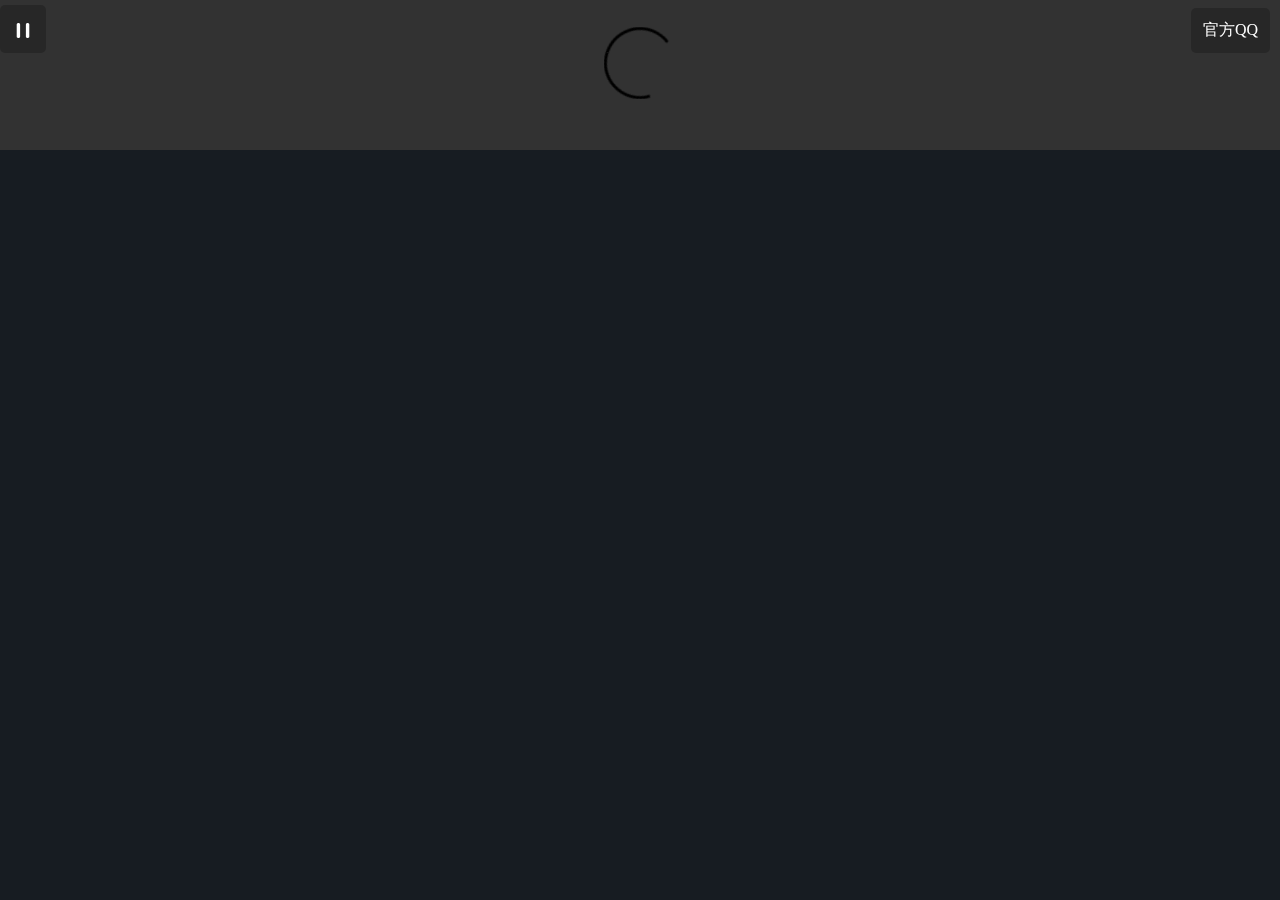
<file: index.html>
<!DOCTYPE html>
<html lang="en">
<head>
<meta charset="utf-8">

<meta name="baidu-site-verification" content="tl7e9mmjFe">
<link rel="shortcut icon" href="style/fzs.ico" type="image/x-icon">
<link href="style/font-awesome.min.css" rel="stylesheet">
<link rel="stylesheet" type="text/css" href="font/iconfont.css">
<script src="style/jquery.min.js" type="text/javascript"></script>
<title>欢迎你！by冯知帅</title>
</head>
<body style="margin: 0px; padding: 0px; background: #181D23;">
<style type="text/css">
video::-webkit-media-controls-enclosure {
	display: none !important;
}
html, body {
	overflow-x: hidden;
	overflow-y: hidden;
	font-family: 微软雅黑;
}
div {
	position: fixed;
	z-index: 99999;
}
.btn {
	background: rgba(0, 0, 0, 0.22);
	color: #FFF;
	padding: 12px;
	margin-right: 10px;
	transition: 0.5s;
	border-radius: 5px;
	cursor: pointer;
}
.btn:hover {
	background: #1d7eb8;
	box-shadow: 0 0 20px #1d7eb8;
}
</style>
	<div style="background: rgba(0, 0, 0, 0.01); width: 100%; height: 100%; position: fixed; z-index: 1; " oncontextmenu="return false;"></div>
	<a class="btn" style="position: fixed; z-index: 9999; right: 0px; margin-top: 8px; text-decoration: none;" href="http://wpa.qq.com/msgrd?v=3&uin=171772419&site=qq&menu=yes" target="_blank" clickid="guanwang_navigation_yangtai">官方QQ</a>
	<a class="btn"
		style="position: fixed; z-index: 9999; left: 0px; margin-top: 5px;"
		onclick="play($(this))"><i style="font-size: 22px;" class="iconfont icon-zanting"></i>
	</a>
<!-- 	<center> -->
<!-- 		<img src="http://www.srmc75.com/css/newhomelogo.png" style="position: fixed; margin-left: -360px; margin-top: 280px;"> -->
<!-- 	</center> -->
	<video id="myVideo" 
		src="http://hd.yinyuetai.com/uploads/videos/common/887301419C79F47159849BBBC8F84BC9.flv?sc=a1a0ba15a21007f3&amp;br=1098&amp;vid=782287&amp;aid=15655&amp;area=Other&amp;vst=3"
		controls="controls" width="100%" autoplay="true" loop="loop">
	</video>
<script>
	setsize();
	window.onresize = function(){
		setsize();
	}
	function setsize(){
		var w=$(window).width();
		var h=$(window).height();
		$("#buttonDiv").css("top",20);
		$("#buttonDiv").css("left",w/2-100);
	}
	function play(thisobj){
		var obj=document.getElementById("myVideo");
		if(obj.paused){
			obj.play();
			thisobj.find("i").attr("class","iconfont icon-zanting");
		}else{
			obj.pause();
			thisobj.find("i").attr("class","iconfont icon-kaishi");
		}
	}
</script>
</body>
</html>
</file>
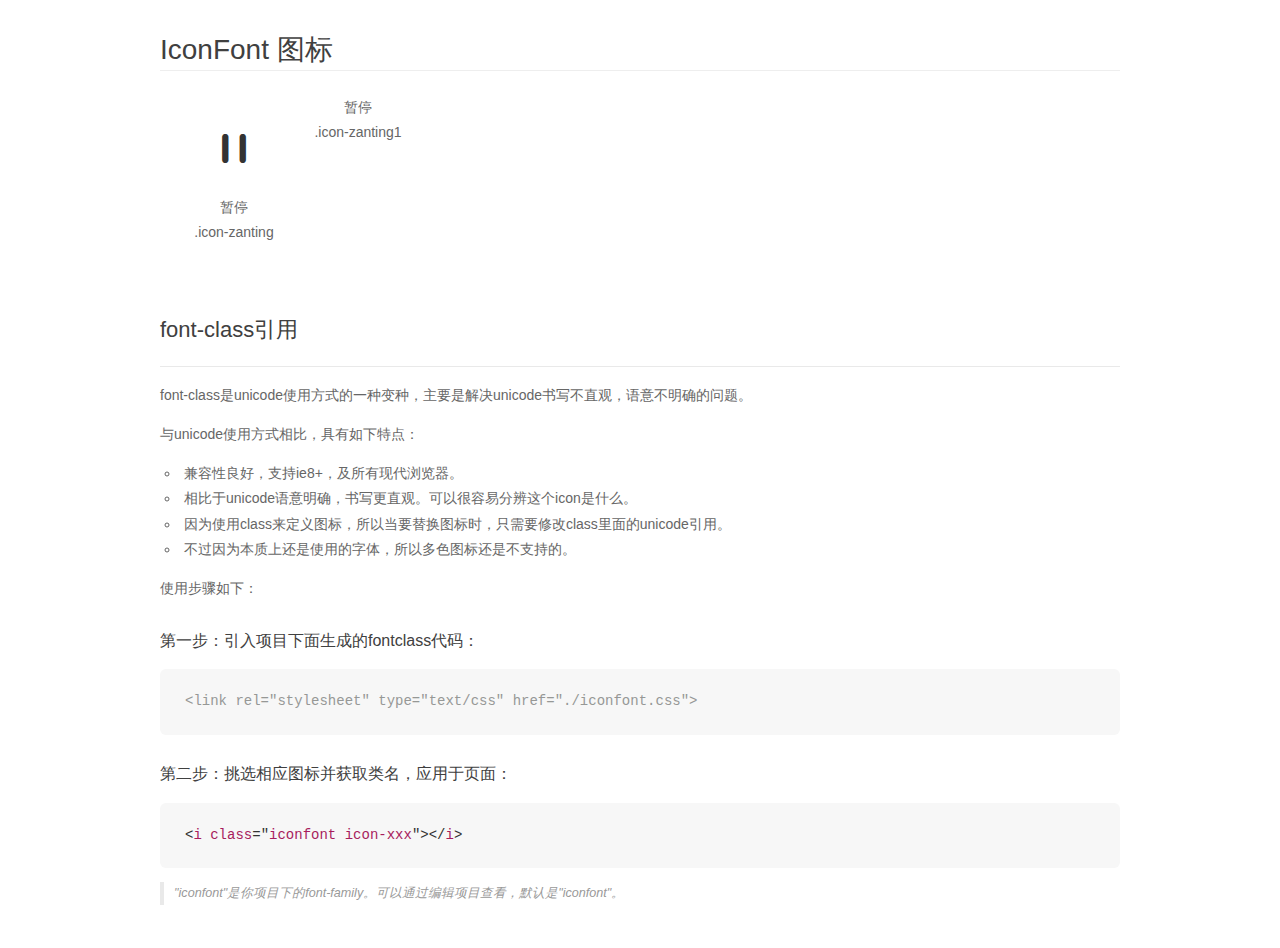
<file: font/demo_fontclass.html>
<!DOCTYPE html>
<html>
<head>
    <meta charset="utf-8"/>
    <title>IconFont</title>
    <link rel="stylesheet" href="demo.css">
    <link rel="stylesheet" href="iconfont.css">
</head>
<body>
    <div class="main markdown">
        <h1>IconFont 图标</h1>
        <ul class="icon_lists clear">
            
                <li>
                <i class="icon iconfont icon-zanting"></i>
                    <div class="name">暂停</div>
                    <div class="fontclass">.icon-zanting</div>
                </li>
            
                <li>
                <i class="icon iconfont icon-zanting1"></i>
                    <div class="name">暂停</div>
                    <div class="fontclass">.icon-zanting1</div>
                </li>
            
        </ul>

        <h2 id="font-class-">font-class引用</h2>
        <hr>

        <p>font-class是unicode使用方式的一种变种，主要是解决unicode书写不直观，语意不明确的问题。</p>
        <p>与unicode使用方式相比，具有如下特点：</p>
        <ul>
        <li>兼容性良好，支持ie8+，及所有现代浏览器。</li>
        <li>相比于unicode语意明确，书写更直观。可以很容易分辨这个icon是什么。</li>
        <li>因为使用class来定义图标，所以当要替换图标时，只需要修改class里面的unicode引用。</li>
        <li>不过因为本质上还是使用的字体，所以多色图标还是不支持的。</li>
        </ul>
        <p>使用步骤如下：</p>
        <h3 id="-fontclass-">第一步：引入项目下面生成的fontclass代码：</h3>


        <pre><code class="lang-js hljs javascript"><span class="hljs-comment">&lt;link rel="stylesheet" type="text/css" href="./iconfont.css"&gt;</span></code></pre>
        <h3 id="-">第二步：挑选相应图标并获取类名，应用于页面：</h3>
        <pre><code class="lang-css hljs">&lt;<span class="hljs-selector-tag">i</span> <span class="hljs-selector-tag">class</span>="<span class="hljs-selector-tag">iconfont</span> <span class="hljs-selector-tag">icon-xxx</span>"&gt;&lt;/<span class="hljs-selector-tag">i</span>&gt;</code></pre>
        <blockquote>
        <p>"iconfont"是你项目下的font-family。可以通过编辑项目查看，默认是"iconfont"。</p>
        </blockquote>
    </div>
</body>
</html>
</file>
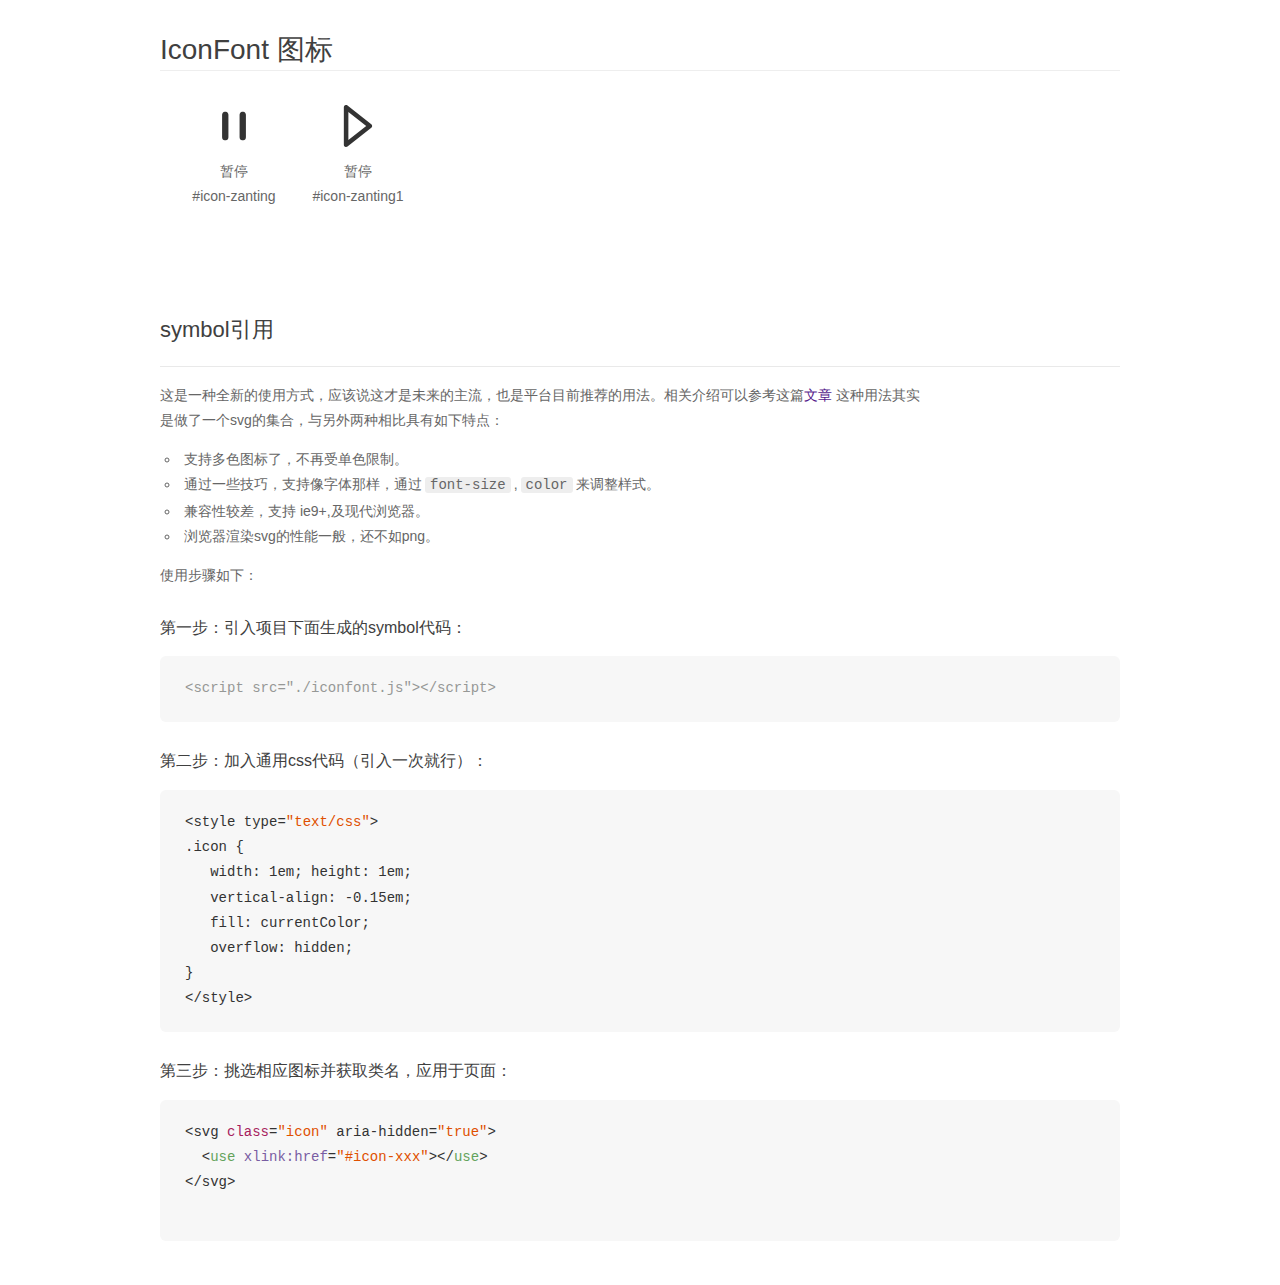
<file: font/demo_symbol.html>
<!DOCTYPE html>
<html>
<head>
    <meta charset="utf-8"/>
    <title>IconFont</title>
    <link rel="stylesheet" href="demo.css">
    <script src="iconfont.js"></script>

    <style type="text/css">
        .icon {
          /* 通过设置 font-size 来改变图标大小 */
          width: 1em; height: 1em;
          /* 图标和文字相邻时，垂直对齐 */
          vertical-align: -0.15em;
          /* 通过设置 color 来改变 SVG 的颜色/fill */
          fill: currentColor;
          /* path 和 stroke 溢出 viewBox 部分在 IE 下会显示
             normalize.css 中也包含这行 */
          overflow: hidden;
        }

    </style>
</head>
<body>
    <div class="main markdown">
        <h1>IconFont 图标</h1>
        <ul class="icon_lists clear">
            
                <li>
                    <svg class="icon" aria-hidden="true">
                        <use xlink:href="#icon-zanting"></use>
                    </svg>
                    <div class="name">暂停</div>
                    <div class="fontclass">#icon-zanting</div>
                </li>
            
                <li>
                    <svg class="icon" aria-hidden="true">
                        <use xlink:href="#icon-zanting1"></use>
                    </svg>
                    <div class="name">暂停</div>
                    <div class="fontclass">#icon-zanting1</div>
                </li>
            
        </ul>


        <h2 id="symbol-">symbol引用</h2>
        <hr>

        <p>这是一种全新的使用方式，应该说这才是未来的主流，也是平台目前推荐的用法。相关介绍可以参考这篇<a href="">文章</a>
        这种用法其实是做了一个svg的集合，与另外两种相比具有如下特点：</p>
        <ul>
          <li>支持多色图标了，不再受单色限制。</li>
          <li>通过一些技巧，支持像字体那样，通过<code>font-size</code>,<code>color</code>来调整样式。</li>
          <li>兼容性较差，支持 ie9+,及现代浏览器。</li>
          <li>浏览器渲染svg的性能一般，还不如png。</li>
        </ul>
        <p>使用步骤如下：</p>
        <h3 id="-symbol-">第一步：引入项目下面生成的symbol代码：</h3>
        <pre><code class="lang-js hljs javascript"><span class="hljs-comment">&lt;script src="./iconfont.js"&gt;&lt;/script&gt;</span></code></pre>
        <h3 id="-css-">第二步：加入通用css代码（引入一次就行）：</h3>
        <pre><code class="lang-js hljs javascript">&lt;style type=<span class="hljs-string">"text/css"</span>&gt;
.icon {
   width: <span class="hljs-number">1</span>em; height: <span class="hljs-number">1</span>em;
   vertical-align: <span class="hljs-number">-0.15</span>em;
   fill: currentColor;
   overflow: hidden;
}
&lt;<span class="hljs-regexp">/style&gt;</span></code></pre>
        <h3 id="-">第三步：挑选相应图标并获取类名，应用于页面：</h3>
        <pre><code class="lang-js hljs javascript">&lt;svg <span class="hljs-class"><span class="hljs-keyword">class</span></span>=<span class="hljs-string">"icon"</span> aria-hidden=<span class="hljs-string">"true"</span>&gt;<span class="xml"><span class="hljs-tag">
  &lt;<span class="hljs-name">use</span> <span class="hljs-attr">xlink:href</span>=<span class="hljs-string">"#icon-xxx"</span>&gt;</span><span class="hljs-tag">&lt;/<span class="hljs-name">use</span>&gt;</span>
</span>&lt;<span class="hljs-regexp">/svg&gt;
        </span></code></pre>
    </div>
</body>
</html>
</file>
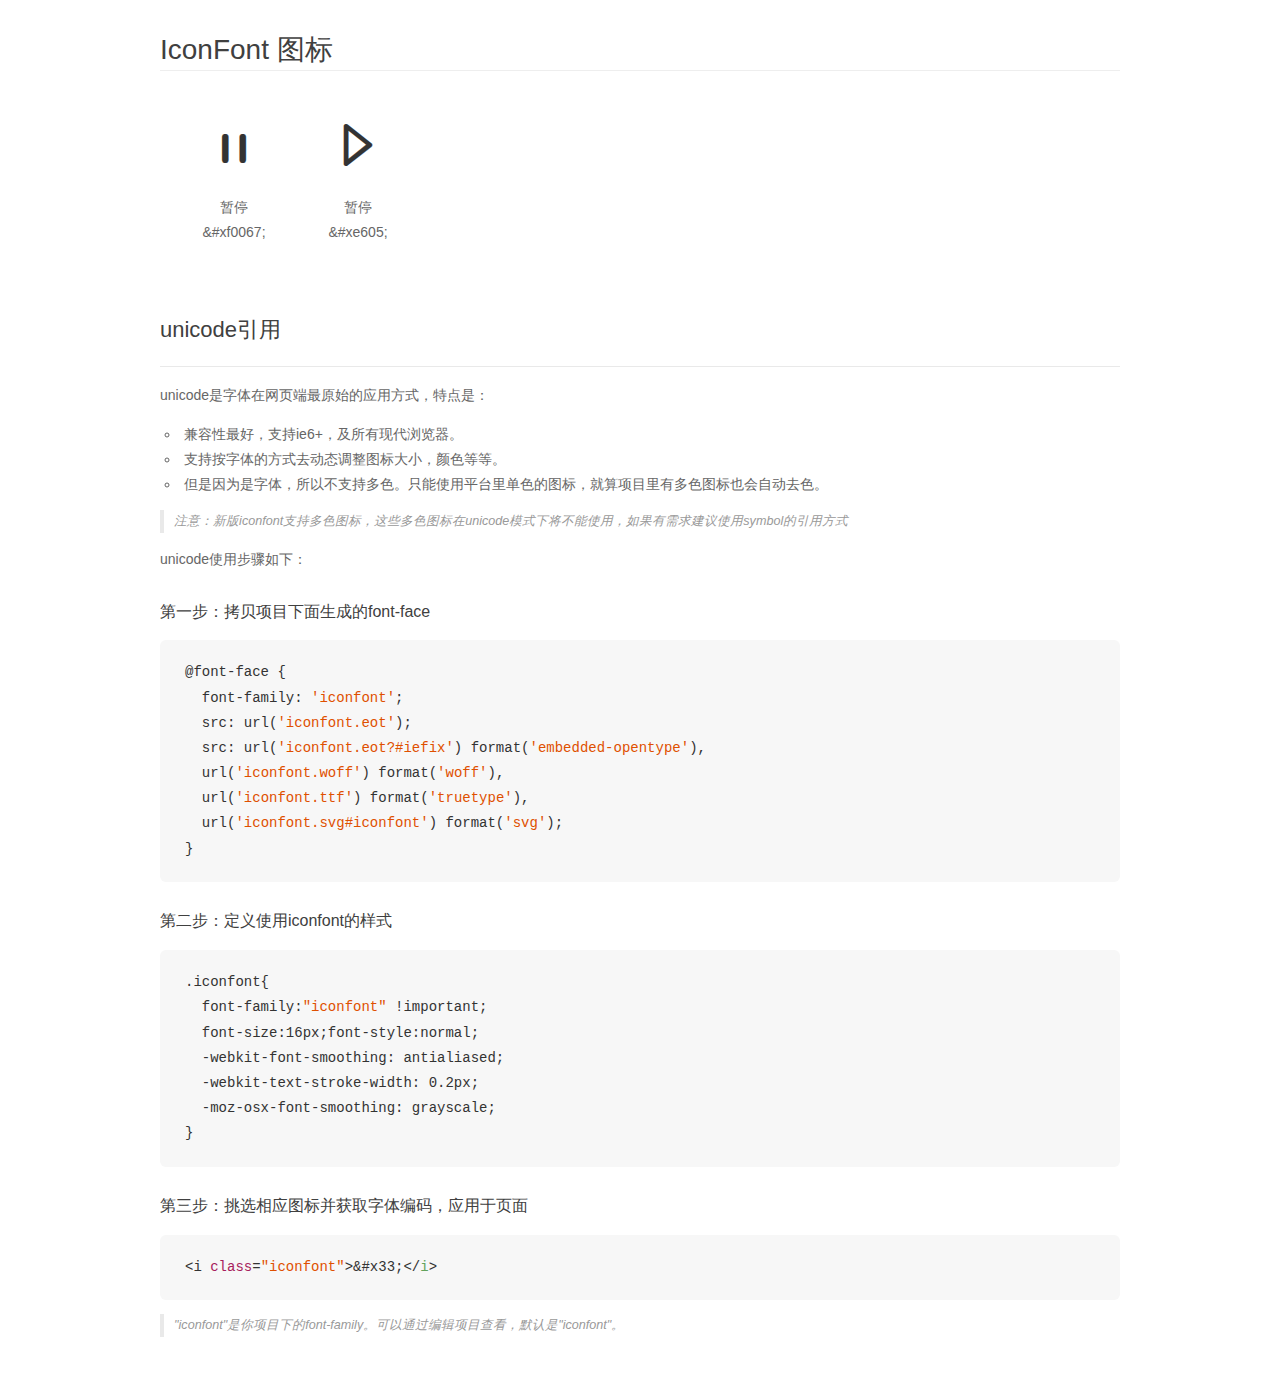
<file: font/demo_unicode.html>
<!DOCTYPE html>
<html>
<head>
    <meta charset="utf-8"/>
    <title>IconFont</title>
    <link rel="stylesheet" href="demo.css">

    <style type="text/css">

        @font-face {font-family: "iconfont";
          src: url('iconfont.eot'); /* IE9*/
          src: url('iconfont.eot#iefix') format('embedded-opentype'), /* IE6-IE8 */
          url('iconfont.woff') format('woff'), /* chrome, firefox */
          url('iconfont.ttf') format('truetype'), /* chrome, firefox, opera, Safari, Android, iOS 4.2+*/
          url('iconfont.svg#iconfont') format('svg'); /* iOS 4.1- */
        }

        .iconfont {
          font-family:"iconfont" !important;
          font-size:16px;
          font-style:normal;
          -webkit-font-smoothing: antialiased;
          -webkit-text-stroke-width: 0.2px;
          -moz-osx-font-smoothing: grayscale;
        }

    </style>
</head>
<body>
    <div class="main markdown">
        <h1>IconFont 图标</h1>
        <ul class="icon_lists clear">
            
                <li>
                <i class="icon iconfont">&#xf0067;</i>
                    <div class="name">暂停</div>
                    <div class="code">&amp;#xf0067;</div>
                </li>
            
                <li>
                <i class="icon iconfont">&#xe605;</i>
                    <div class="name">暂停</div>
                    <div class="code">&amp;#xe605;</div>
                </li>
            
        </ul>
        <h2 id="unicode-">unicode引用</h2>
        <hr>

        <p>unicode是字体在网页端最原始的应用方式，特点是：</p>
        <ul>
        <li>兼容性最好，支持ie6+，及所有现代浏览器。</li>
        <li>支持按字体的方式去动态调整图标大小，颜色等等。</li>
        <li>但是因为是字体，所以不支持多色。只能使用平台里单色的图标，就算项目里有多色图标也会自动去色。</li>
        </ul>
        <blockquote>
        <p>注意：新版iconfont支持多色图标，这些多色图标在unicode模式下将不能使用，如果有需求建议使用symbol的引用方式</p>
        </blockquote>
        <p>unicode使用步骤如下：</p>
        <h3 id="-font-face">第一步：拷贝项目下面生成的font-face</h3>
        <pre><code class="lang-js hljs javascript">@font-face {
  font-family: <span class="hljs-string">'iconfont'</span>;
  src: url(<span class="hljs-string">'iconfont.eot'</span>);
  src: url(<span class="hljs-string">'iconfont.eot?#iefix'</span>) format(<span class="hljs-string">'embedded-opentype'</span>),
  url(<span class="hljs-string">'iconfont.woff'</span>) format(<span class="hljs-string">'woff'</span>),
  url(<span class="hljs-string">'iconfont.ttf'</span>) format(<span class="hljs-string">'truetype'</span>),
  url(<span class="hljs-string">'iconfont.svg#iconfont'</span>) format(<span class="hljs-string">'svg'</span>);
}
</code></pre>
        <h3 id="-iconfont-">第二步：定义使用iconfont的样式</h3>
        <pre><code class="lang-js hljs javascript">.iconfont{
  font-family:<span class="hljs-string">"iconfont"</span> !important;
  font-size:<span class="hljs-number">16</span>px;font-style:normal;
  -webkit-font-smoothing: antialiased;
  -webkit-text-stroke-width: <span class="hljs-number">0.2</span>px;
  -moz-osx-font-smoothing: grayscale;
}
</code></pre>
        <h3 id="-">第三步：挑选相应图标并获取字体编码，应用于页面</h3>
        <pre><code class="lang-js hljs javascript">&lt;i <span class="hljs-class"><span class="hljs-keyword">class</span></span>=<span class="hljs-string">"iconfont"</span>&gt;&amp;#x33;<span class="xml"><span class="hljs-tag">&lt;/<span class="hljs-name">i</span>&gt;</span></span></code></pre>

        <blockquote>
        <p>"iconfont"是你项目下的font-family。可以通过编辑项目查看，默认是"iconfont"。</p>
        </blockquote>
    </div>


</body>
</html>
</file>
<file: font/iconfont.css>
@font-face {font-family: "iconfont";
  src: url('iconfont.eot?t=1490499893632'); /* IE9*/
  src: url('iconfont.eot?t=1490499893632#iefix') format('embedded-opentype'), /* IE6-IE8 */
  url('iconfont.woff?t=1490499893632') format('woff'), /* chrome, firefox */
  url('iconfont.ttf?t=1490499893632') format('truetype'), /* chrome, firefox, opera, Safari, Android, iOS 4.2+*/
  url('iconfont.svg?t=1490499893632#iconfont') format('svg'); /* iOS 4.1- */
}

.iconfont {
  font-family:"iconfont" !important;
  font-size:16px;
  font-style:normal;
  -webkit-font-smoothing: antialiased;
  -moz-osx-font-smoothing: grayscale;
}

.icon-zanting:before { content: "\f0067"; }

.icon-kaishi:before { content: "\e605"; }
</file>
<file: font/demo.css>
*{margin: 0;padding: 0;list-style: none;}
/*
KISSY CSS Reset
理念：1. reset 的目的不是清除浏览器的默认样式，这仅是部分工作。清除和重置是紧密不可分的。
2. reset 的目的不是让默认样式在所有浏览器下一致，而是减少默认样式有可能带来的问题。
3. reset 期望提供一套普适通用的基础样式。但没有银弹，推荐根据具体需求，裁剪和修改后再使用。
特色：1. 适应中文；2. 基于最新主流浏览器。
维护：玉伯<lifesinger@gmail.com>, 正淳<ragecarrier@gmail.com>
 */

/** 清除内外边距 **/
body, h1, h2, h3, h4, h5, h6, hr, p, blockquote, /* structural elements 结构元素 */
dl, dt, dd, ul, ol, li, /* list elements 列表元素 */
pre, /* text formatting elements 文本格式元素 */
form, fieldset, legend, button, input, textarea, /* form elements 表单元素 */
th, td /* table elements 表格元素 */ {
  margin: 0;
  padding: 0;
}

/** 设置默认字体 **/
body,
button, input, select, textarea /* for ie */ {
  font: 12px/1.5 tahoma, arial, \5b8b\4f53, sans-serif;
}
h1, h2, h3, h4, h5, h6 { font-size: 100%; }
address, cite, dfn, em, var { font-style: normal; } /* 将斜体扶正 */
code, kbd, pre, samp { font-family: courier new, courier, monospace; } /* 统一等宽字体 */
small { font-size: 12px; } /* 小于 12px 的中文很难阅读，让 small 正常化 */

/** 重置列表元素 **/
ul, ol { list-style: none; }

/** 重置文本格式元素 **/
a { text-decoration: none; }
a:hover { text-decoration: underline; }


/** 重置表单元素 **/
legend { color: #000; } /* for ie6 */
fieldset, img { border: 0; } /* img 搭车：让链接里的 img 无边框 */
button, input, select, textarea { font-size: 100%; } /* 使得表单元素在 ie 下能继承字体大小 */
/* 注：optgroup 无法扶正 */

/** 重置表格元素 **/
table { border-collapse: collapse; border-spacing: 0; }

/* 清除浮动 */
.ks-clear:after, .clear:after {
  content: '\20';
  display: block;
  height: 0;
  clear: both;
}
.ks-clear, .clear {
  *zoom: 1;
}

.main {
  padding: 30px 100px;
width: 960px;
margin: 0 auto;
}
.main h1{font-size:36px; color:#333; text-align:left;margin-bottom:30px; border-bottom: 1px solid #eee;}

.helps{margin-top:40px;}
.helps pre{
  padding:20px;
  margin:10px 0;
  border:solid 1px #e7e1cd;
  background-color: #fffdef;
  overflow: auto;
}

.icon_lists{
  width: 100% !important;

}

.icon_lists li{
  float:left;
  width: 100px;
  height:180px;
  text-align: center;
  list-style: none !important;
}
.icon_lists .icon{
  font-size: 42px;
  line-height: 100px;
  margin: 10px 0;
  color:#333;
  -webkit-transition: font-size 0.25s ease-out 0s;
  -moz-transition: font-size 0.25s ease-out 0s;
  transition: font-size 0.25s ease-out 0s;

}
.icon_lists .icon:hover{
  font-size: 100px;
}



.markdown {
  color: #666;
  font-size: 14px;
  line-height: 1.8;
}

.highlight {
  line-height: 1.5;
}

.markdown img {
  vertical-align: middle;
  max-width: 100%;
}

.markdown h1 {
  color: #404040;
  font-weight: 500;
  line-height: 40px;
  margin-bottom: 24px;
}

.markdown h2,
.markdown h3,
.markdown h4,
.markdown h5,
.markdown h6 {
  color: #404040;
  margin: 1.6em 0 0.6em 0;
  font-weight: 500;
  clear: both;
}

.markdown h1 {
  font-size: 28px;
}

.markdown h2 {
  font-size: 22px;
}

.markdown h3 {
  font-size: 16px;
}

.markdown h4 {
  font-size: 14px;
}

.markdown h5 {
  font-size: 12px;
}

.markdown h6 {
  font-size: 12px;
}

.markdown hr {
  height: 1px;
  border: 0;
  background: #e9e9e9;
  margin: 16px 0;
  clear: both;
}

.markdown p,
.markdown pre {
  margin: 1em 0;
}

.markdown > p,
.markdown > blockquote,
.markdown > .highlight,
.markdown > ol,
.markdown > ul {
  width: 80%;
}

.markdown ul > li {
  list-style: circle;
}

.markdown > ul li,
.markdown blockquote ul > li {
  margin-left: 20px;
  padding-left: 4px;
}

.markdown > ul li p,
.markdown > ol li p {
  margin: 0.6em 0;
}

.markdown ol > li {
  list-style: decimal;
}

.markdown > ol li,
.markdown blockquote ol > li {
  margin-left: 20px;
  padding-left: 4px;
}

.markdown code {
  margin: 0 3px;
  padding: 0 5px;
  background: #eee;
  border-radius: 3px;
}

.markdown pre {
  border-radius: 6px;
  background: #f7f7f7;
  padding: 20px;
}

.markdown pre code {
  border: none;
  background: #f7f7f7;
  margin: 0;
}

.markdown strong,
.markdown b {
  font-weight: 600;
}

.markdown > table {
  border-collapse: collapse;
  border-spacing: 0px;
  empty-cells: show;
  border: 1px solid #e9e9e9;
  width: 95%;
  margin-bottom: 24px;
}

.markdown > table th {
  white-space: nowrap;
  color: #333;
  font-weight: 600;

}

.markdown > table th,
.markdown > table td {
  border: 1px solid #e9e9e9;
  padding: 8px 16px;
  text-align: left;
}

.markdown > table th {
  background: #F7F7F7;
}

.markdown blockquote {
  font-size: 90%;
  color: #999;
  border-left: 4px solid #e9e9e9;
  padding-left: 0.8em;
  margin: 1em 0;
  font-style: italic;
}

.markdown blockquote p {
  margin: 0;
}

.markdown .anchor {
  opacity: 0;
  transition: opacity 0.3s ease;
  margin-left: 8px;
}

.markdown .waiting {
  color: #ccc;
}

.markdown h1:hover .anchor,
.markdown h2:hover .anchor,
.markdown h3:hover .anchor,
.markdown h4:hover .anchor,
.markdown h5:hover .anchor,
.markdown h6:hover .anchor {
  opacity: 1;
  display: inline-block;
}

.markdown > br,
.markdown > p > br {
  clear: both;
}


.hljs {
  display: block;
  background: white;
  padding: 0.5em;
  color: #333333;
  overflow-x: auto;
}

.hljs-comment,
.hljs-meta {
  color: #969896;
}

.hljs-string,
.hljs-variable,
.hljs-template-variable,
.hljs-strong,
.hljs-emphasis,
.hljs-quote {
  color: #df5000;
}

.hljs-keyword,
.hljs-selector-tag,
.hljs-type {
  color: #a71d5d;
}

.hljs-literal,
.hljs-symbol,
.hljs-bullet,
.hljs-attribute {
  color: #0086b3;
}

.hljs-section,
.hljs-name {
  color: #63a35c;
}

.hljs-tag {
  color: #333333;
}

.hljs-title,
.hljs-attr,
.hljs-selector-id,
.hljs-selector-class,
.hljs-selector-attr,
.hljs-selector-pseudo {
  color: #795da3;
}

.hljs-addition {
  color: #55a532;
  background-color: #eaffea;
}

.hljs-deletion {
  color: #bd2c00;
  background-color: #ffecec;
}

.hljs-link {
  text-decoration: underline;
}

pre{
  background: #fff;
}
</file>
